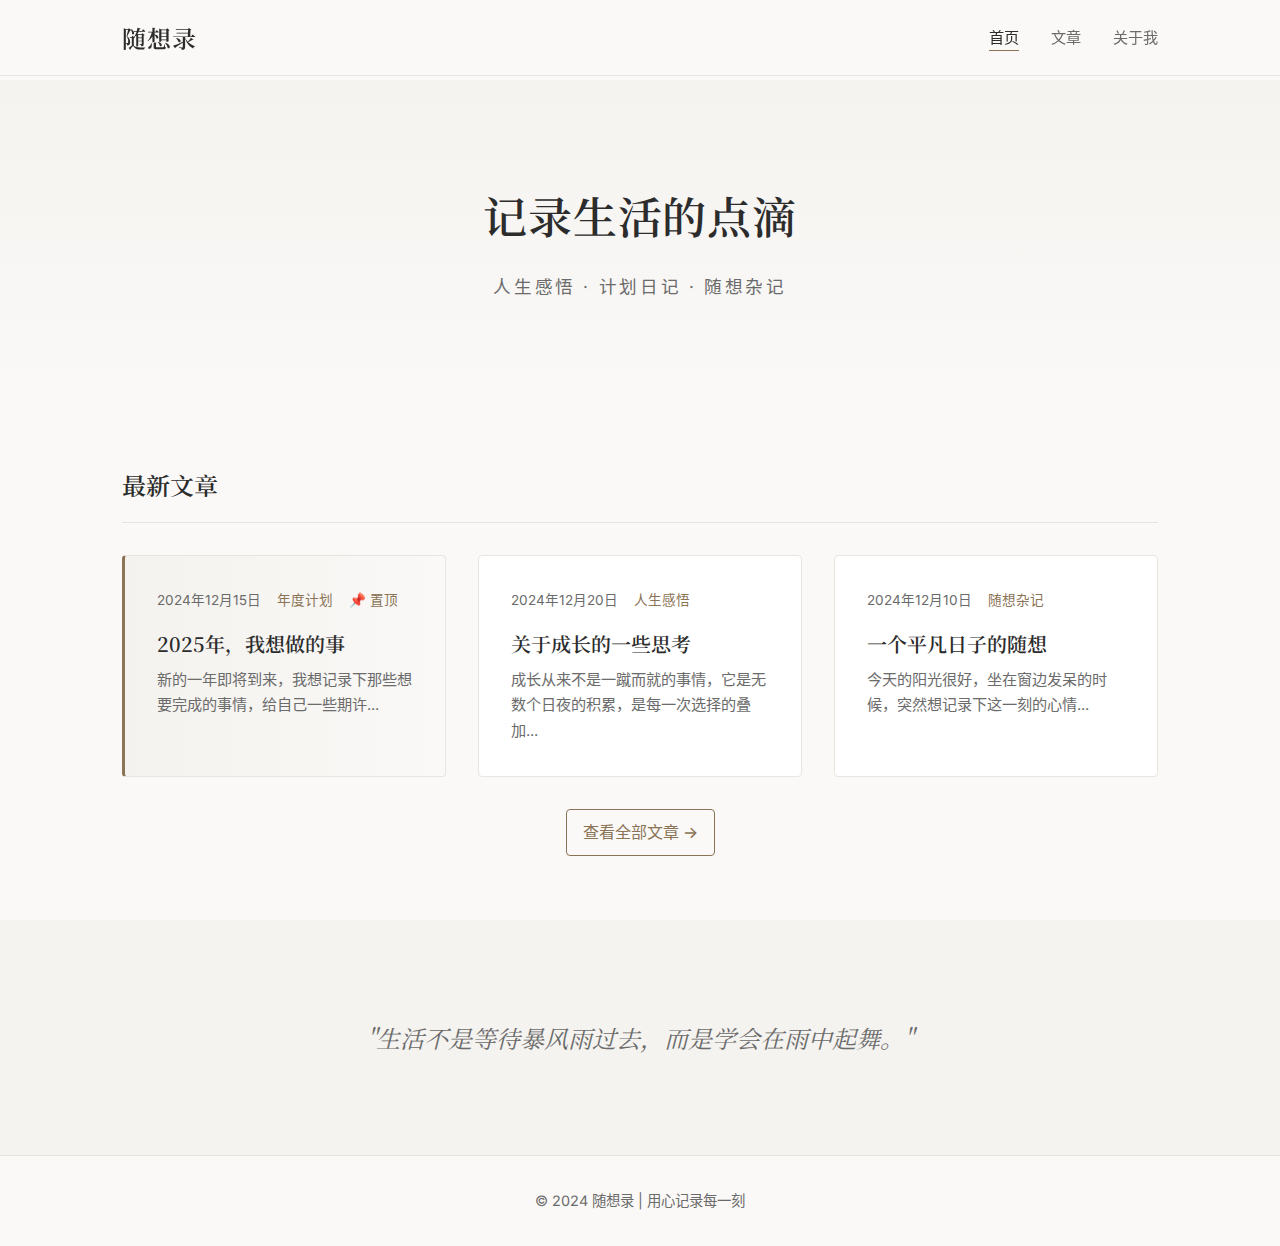
<file: index.html>
<!DOCTYPE html>
<html lang="zh-CN">
<head>
    <meta charset="UTF-8">
    <meta name="viewport" content="width=device-width, initial-scale=1.0">
    <title>我的随想录 | 个人博客</title>
    <link rel="stylesheet" href="css/style.css">
    <link rel="preconnect" href="https://fonts.googleapis.com">
    <link rel="preconnect" href="https://fonts.gstatic.com" crossorigin>
    <link href="https://fonts.googleapis.com/css2?family=Noto+Serif+SC:wght@400;600&family=Inter:wght@300;400;500&display=swap" rel="stylesheet">
</head>
<body>
    <header class="site-header">
        <nav class="nav-container" role="navigation" aria-label="主导航">
            <a href="index.html" class="logo">随想录</a>
            <ul class="nav-links">
                <li><a href="index.html" class="active" aria-current="page">首页</a></li>
                <li><a href="posts.html">文章</a></li>
                <li><a href="about.html">关于我</a></li>
            </ul>
        </nav>
    </header>

    <main class="main-content">
        <section class="hero">
            <div class="hero-content">
                <h1 class="hero-title">记录生活的点滴</h1>
                <p class="hero-subtitle">人生感悟 · 计划日记 · 随想杂记</p>
            </div>
        </section>

        <section class="featured-posts">
            <h2 class="section-title">最新文章</h2>
            <div class="posts-grid">
                <article class="post-card pinned">
                    <div class="post-meta">
                        <span class="post-date">2024年12月15日</span>
                        <span class="post-category">年度计划</span>
                        <span class="post-pinned">📌 置顶</span>
                    </div>
                    <h3 class="post-title">
                        <a href="posts/2025-plans.html">2025年，我想做的事</a>
                    </h3>
                    <p class="post-excerpt">新的一年即将到来，我想记录下那些想要完成的事情，给自己一些期许...</p>
                </article>

                <article class="post-card">
                    <div class="post-meta">
                        <span class="post-date">2024年12月20日</span>
                        <span class="post-category">人生感悟</span>
                        
                    </div>
                    <h3 class="post-title">
                        <a href="posts/reflection-on-growth.html">关于成长的一些思考</a>
                    </h3>
                    <p class="post-excerpt">成长从来不是一蹴而就的事情，它是无数个日夜的积累，是每一次选择的叠加...</p>
                </article>

                <article class="post-card">
                    <div class="post-meta">
                        <span class="post-date">2024年12月10日</span>
                        <span class="post-category">随想杂记</span>
                        
                    </div>
                    <h3 class="post-title">
                        <a href="posts/daily-thoughts.html">一个平凡日子的随想</a>
                    </h3>
                    <p class="post-excerpt">今天的阳光很好，坐在窗边发呆的时候，突然想记录下这一刻的心情...</p>
                </article>
            </div>
            <div class="view-all">
                <a href="posts.html" class="view-all-link">查看全部文章 →</a>
            </div>
        </section>

        <section class="quote-section">
            <blockquote class="featured-quote">
                <p>"生活不是等待暴风雨过去，而是学会在雨中起舞。"</p>
            </blockquote>
        </section>
    </main>

    <footer class="site-footer">
        <div class="footer-content">
            <p>© 2024 随想录 | 用心记录每一刻</p>
        </div>
    </footer>
</body>
</html>
</file>
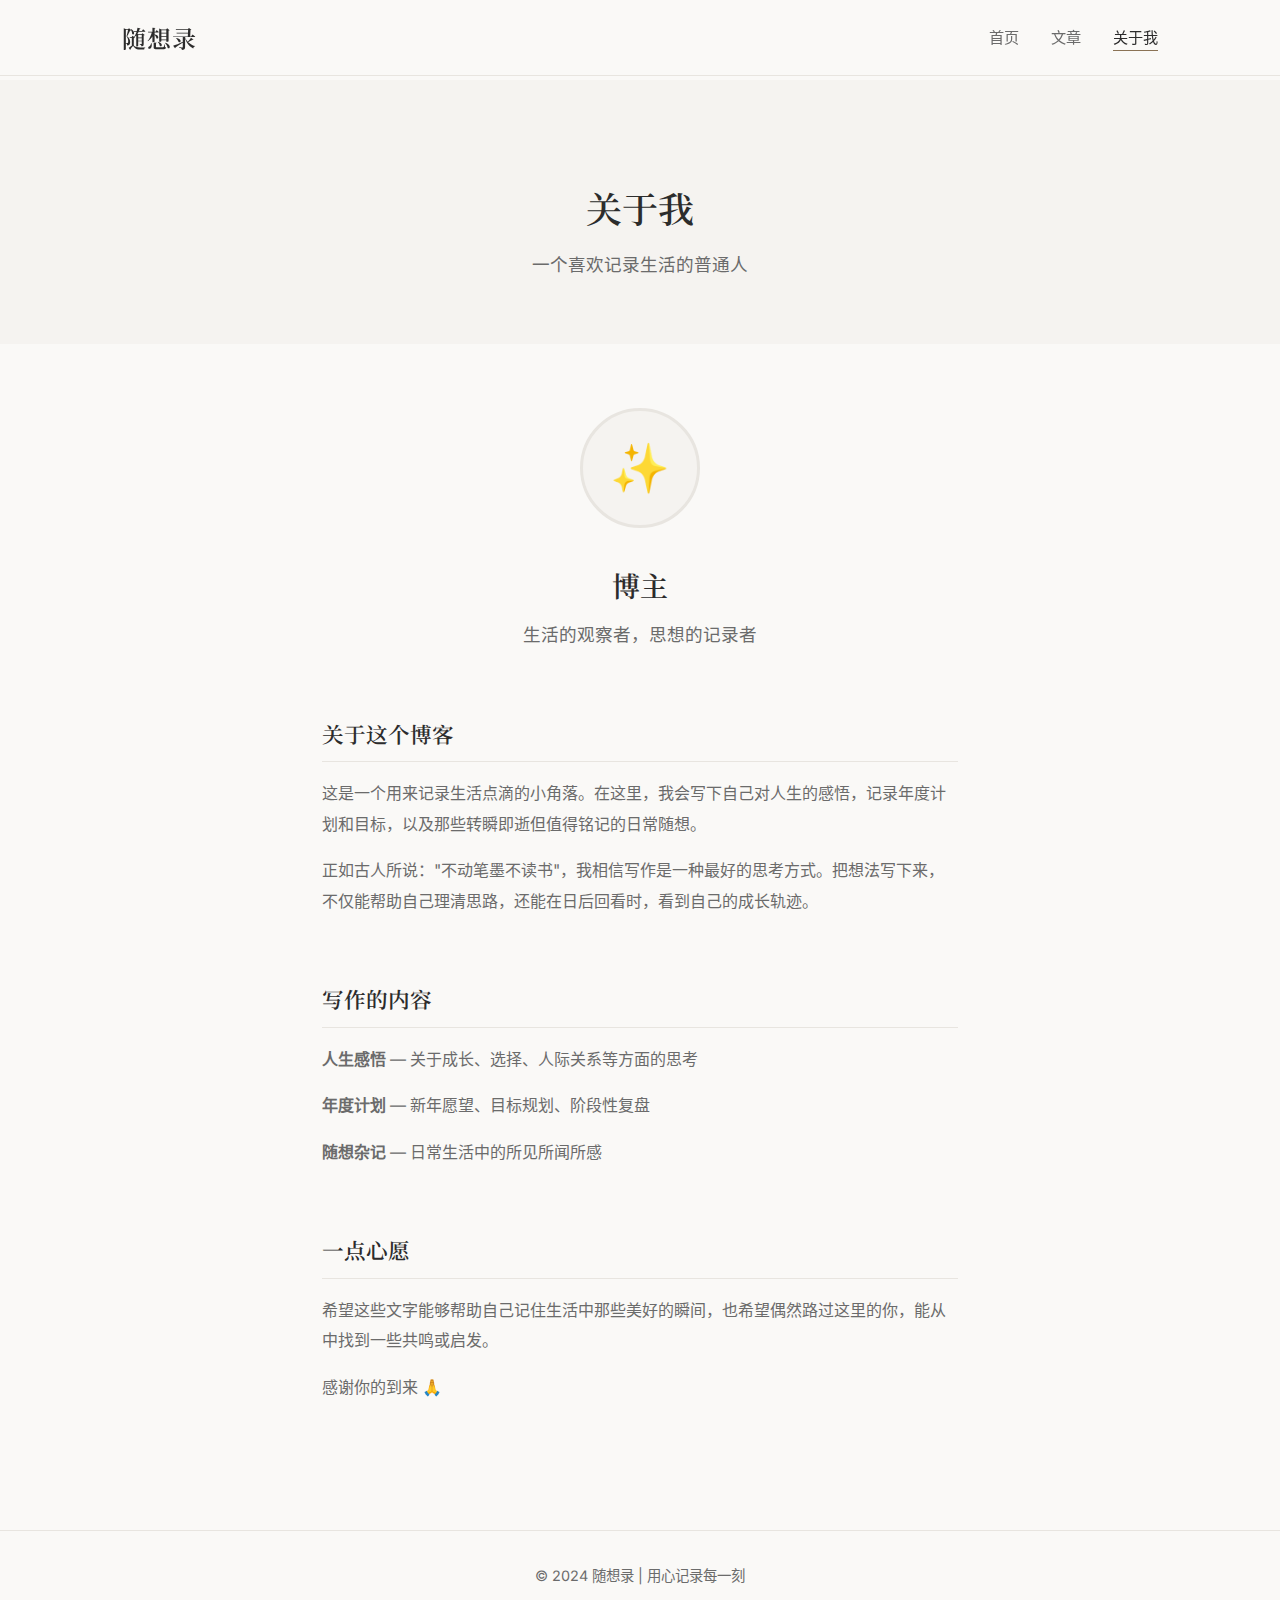
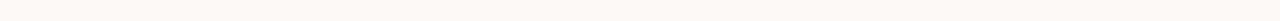
<file: about.html>
<!DOCTYPE html>
<html lang="zh-CN">
<head>
    <meta charset="UTF-8">
    <meta name="viewport" content="width=device-width, initial-scale=1.0">
    <title>关于我 | 随想录</title>
    <link rel="stylesheet" href="css/style.css">
    <link rel="preconnect" href="https://fonts.googleapis.com">
    <link rel="preconnect" href="https://fonts.gstatic.com" crossorigin>
    <link href="https://fonts.googleapis.com/css2?family=Noto+Serif+SC:wght@400;600&family=Inter:wght@300;400;500&display=swap" rel="stylesheet">
</head>
<body>
    <header class="site-header">
        <nav class="nav-container" role="navigation" aria-label="主导航">
            <a href="index.html" class="logo">随想录</a>
            <ul class="nav-links">
                <li><a href="index.html">首页</a></li>
                <li><a href="posts.html">文章</a></li>
                <li><a href="about.html" class="active" aria-current="page">关于我</a></li>
            </ul>
        </nav>
    </header>

    <main class="main-content">
        <section class="page-header">
            <h1 class="page-title">关于我</h1>
            <p class="page-description">一个喜欢记录生活的普通人</p>
        </section>

        <section class="about-content">
            <div class="about-intro">
                <div class="about-avatar" aria-hidden="true">✨</div>
                <h2 class="about-name">博主</h2>
                <p class="about-tagline">生活的观察者，思想的记录者</p>
            </div>

            <div class="about-section">
                <h2>关于这个博客</h2>
                <p>这是一个用来记录生活点滴的小角落。在这里，我会写下自己对人生的感悟，记录年度计划和目标，以及那些转瞬即逝但值得铭记的日常随想。</p>
                <p>正如古人所说："不动笔墨不读书"，我相信写作是一种最好的思考方式。把想法写下来，不仅能帮助自己理清思路，还能在日后回看时，看到自己的成长轨迹。</p>
            </div>

            <div class="about-section">
                <h2>写作的内容</h2>
                <p><strong>人生感悟</strong> — 关于成长、选择、人际关系等方面的思考</p>
                <p><strong>年度计划</strong> — 新年愿望、目标规划、阶段性复盘</p>
                <p><strong>随想杂记</strong> — 日常生活中的所见所闻所感</p>
            </div>

            <div class="about-section">
                <h2>一点心愿</h2>
                <p>希望这些文字能够帮助自己记住生活中那些美好的瞬间，也希望偶然路过这里的你，能从中找到一些共鸣或启发。</p>
                <p>感谢你的到来 🙏</p>
            </div>
        </section>
    </main>

    <footer class="site-footer">
        <div class="footer-content">
            <p>© 2024 随想录 | 用心记录每一刻</p>
        </div>
    </footer>
</body>
</html>
</file>
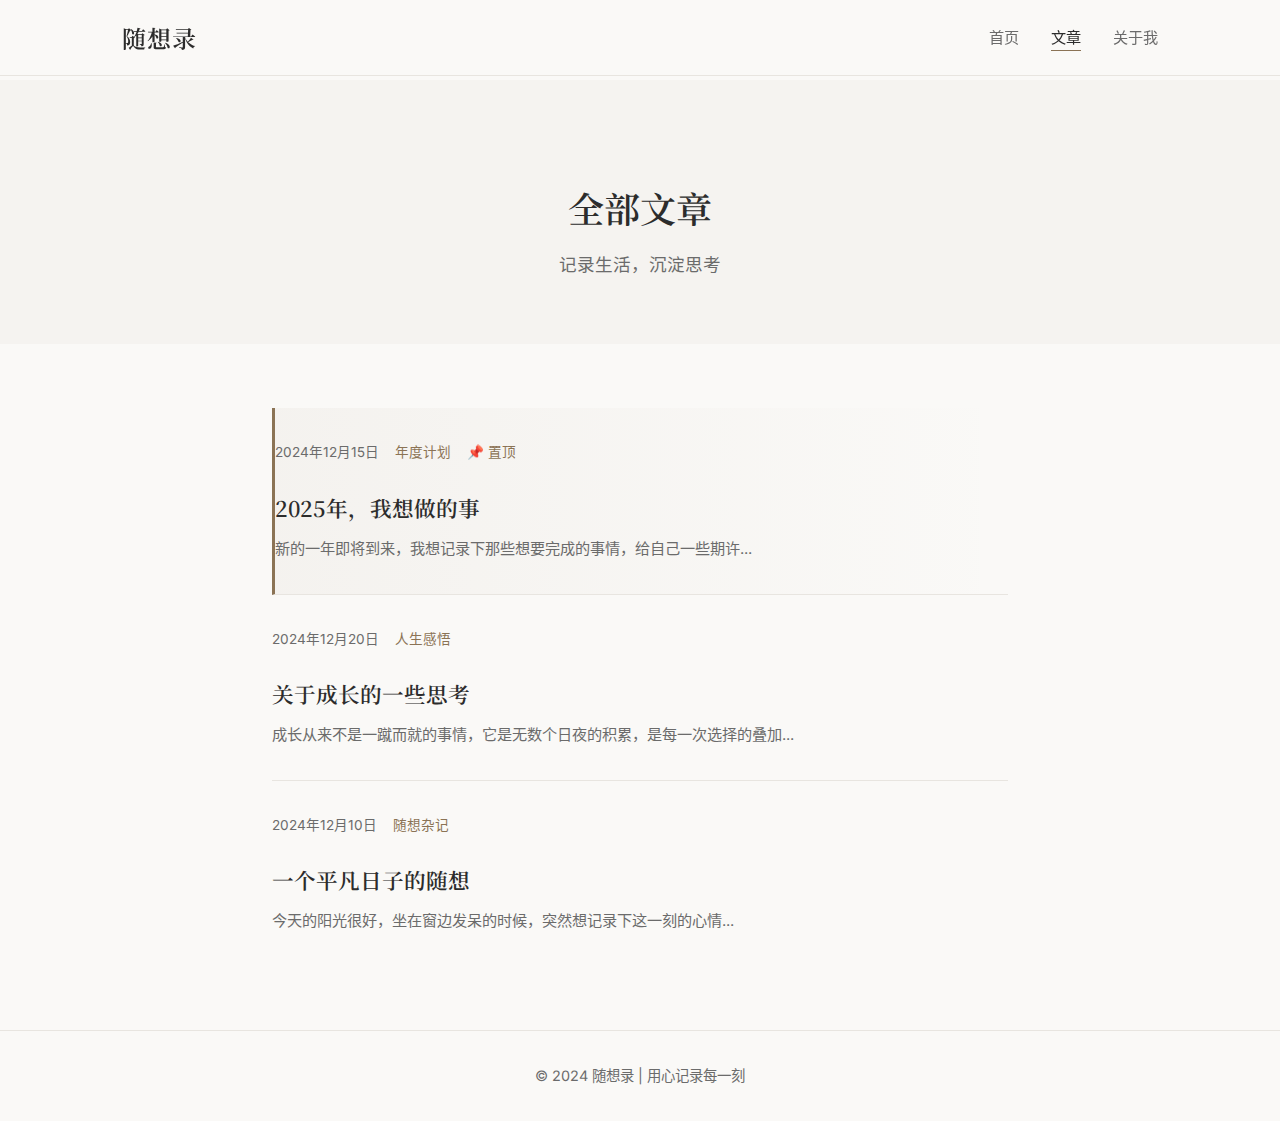
<file: posts.html>
<!DOCTYPE html>
<html lang="zh-CN">
<head>
    <meta charset="UTF-8">
    <meta name="viewport" content="width=device-width, initial-scale=1.0">
    <title>全部文章 | 随想录</title>
    <link rel="stylesheet" href="css/style.css">
    <link rel="preconnect" href="https://fonts.googleapis.com">
    <link rel="preconnect" href="https://fonts.gstatic.com" crossorigin>
    <link href="https://fonts.googleapis.com/css2?family=Noto+Serif+SC:wght@400;600&family=Inter:wght@300;400;500&display=swap" rel="stylesheet">
</head>
<body>
    <header class="site-header">
        <nav class="nav-container" role="navigation" aria-label="主导航">
            <a href="index.html" class="logo">随想录</a>
            <ul class="nav-links">
                <li><a href="index.html">首页</a></li>
                <li><a href="posts.html" class="active" aria-current="page">文章</a></li>
                <li><a href="about.html">关于我</a></li>
            </ul>
        </nav>
    </header>

    <main class="main-content">
        <section class="page-header">
            <h1 class="page-title">全部文章</h1>
            <p class="page-description">记录生活，沉淀思考</p>
        </section>

        <section class="posts-list">
            <article class="post-list-item pinned">
                <div class="post-meta">
                    <span class="post-date">2024年12月15日</span>
                    <span class="post-category">年度计划</span>
                    <span class="post-pinned">📌 置顶</span>
                </div>
                <h2 class="post-list-title">
                    <a href="posts/2025-plans.html">2025年，我想做的事</a>
                </h2>
                <p class="post-excerpt">新的一年即将到来，我想记录下那些想要完成的事情，给自己一些期许...</p>
            </article>

            <article class="post-list-item">
                <div class="post-meta">
                    <span class="post-date">2024年12月20日</span>
                    <span class="post-category">人生感悟</span>
                    
                </div>
                <h2 class="post-list-title">
                    <a href="posts/reflection-on-growth.html">关于成长的一些思考</a>
                </h2>
                <p class="post-excerpt">成长从来不是一蹴而就的事情，它是无数个日夜的积累，是每一次选择的叠加...</p>
            </article>

            <article class="post-list-item">
                <div class="post-meta">
                    <span class="post-date">2024年12月10日</span>
                    <span class="post-category">随想杂记</span>
                    
                </div>
                <h2 class="post-list-title">
                    <a href="posts/daily-thoughts.html">一个平凡日子的随想</a>
                </h2>
                <p class="post-excerpt">今天的阳光很好，坐在窗边发呆的时候，突然想记录下这一刻的心情...</p>
            </article>
        </section>
    </main>

    <footer class="site-footer">
        <div class="footer-content">
            <p>© 2024 随想录 | 用心记录每一刻</p>
        </div>
    </footer>
</body>
</html>
</file>
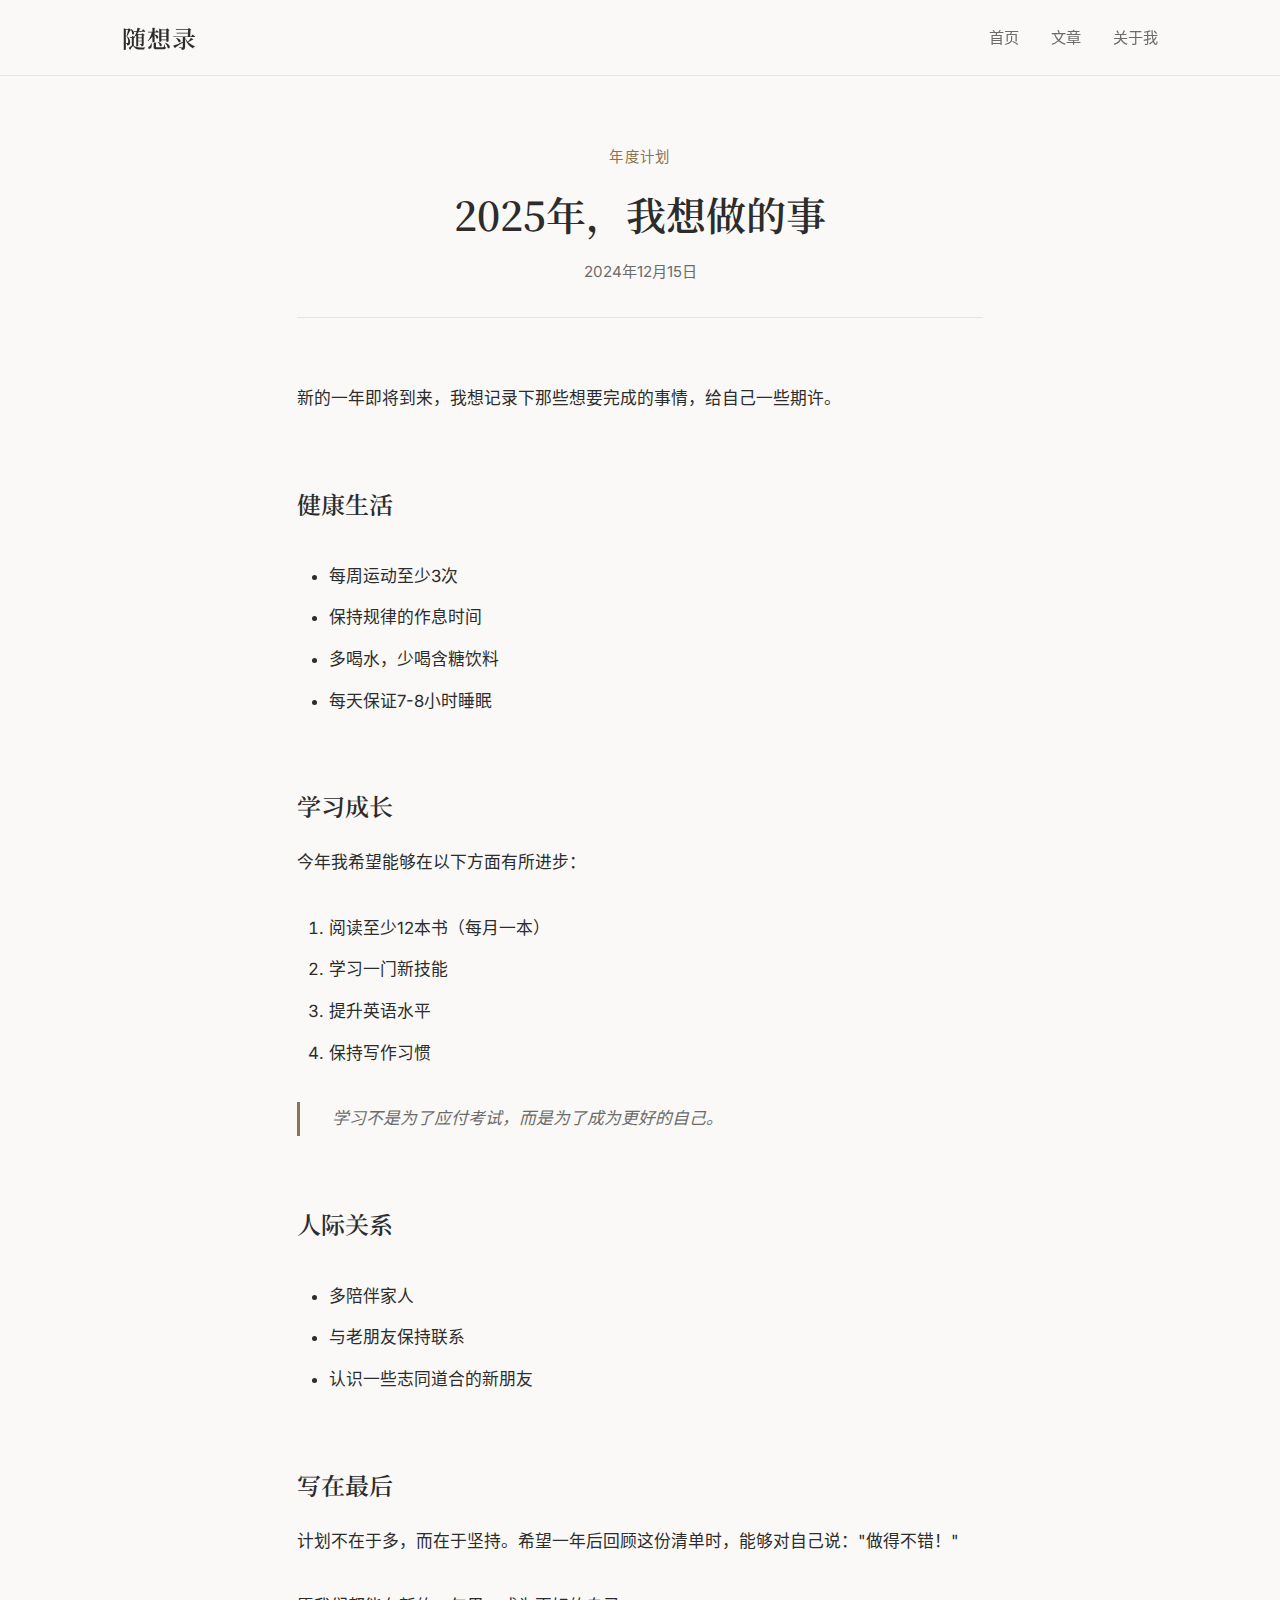
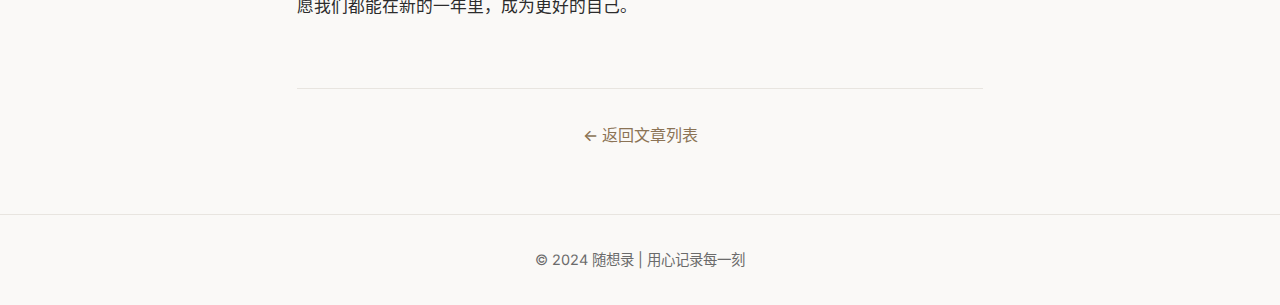
<file: posts/2025-plans.html>
<!DOCTYPE html>
<html lang="zh-CN">
<head>
    <meta charset="UTF-8">
    <meta name="viewport" content="width=device-width, initial-scale=1.0">
    <title>2025年，我想做的事 | 随想录</title>
    <link rel="stylesheet" href="../css/style.css">
    <link rel="preconnect" href="https://fonts.googleapis.com">
    <link rel="preconnect" href="https://fonts.gstatic.com" crossorigin>
    <link href="https://fonts.googleapis.com/css2?family=Noto+Serif+SC:wght@400;600&family=Inter:wght@300;400;500&display=swap" rel="stylesheet">
</head>
<body>
    <header class="site-header">
        <nav class="nav-container" role="navigation" aria-label="主导航">
            <a href="../index.html" class="logo">随想录</a>
            <ul class="nav-links">
                <li><a href="../index.html">首页</a></li>
                <li><a href="../posts.html">文章</a></li>
                <li><a href="../about.html">关于我</a></li>
            </ul>
        </nav>
    </header>

    <main class="main-content">
        <article class="article-container">
            <header class="article-header">
                <p class="article-category">年度计划</p>
                <h1 class="article-title">2025年，我想做的事</h1>
                <p class="article-date">2024年12月15日</p>
            </header>

            <div class="article-content">
                <p>新的一年即将到来，我想记录下那些想要完成的事情，给自己一些期许。</p>

<h2>健康生活</h2>

<ul>
<li>每周运动至少3次</li>
<li>保持规律的作息时间</li>
<li>多喝水，少喝含糖饮料</li>
<li>每天保证7-8小时睡眠</li>
</ul>

<h2>学习成长</h2>

<p>今年我希望能够在以下方面有所进步：</p>

<ol>
<li>阅读至少12本书（每月一本）</li>
<li>学习一门新技能</li>
<li>提升英语水平</li>
<li>保持写作习惯</li>
</ol>

<blockquote><p>学习不是为了应付考试，而是为了成为更好的自己。</p></blockquote>

<h2>人际关系</h2>

<ul>
<li>多陪伴家人</li>
<li>与老朋友保持联系</li>
<li>认识一些志同道合的新朋友</li>
</ul>

<h2>写在最后</h2>

<p>计划不在于多，而在于坚持。希望一年后回顾这份清单时，能够对自己说："做得不错！"</p>

<p>愿我们都能在新的一年里，成为更好的自己。</p>
            </div>

            <footer class="article-footer">
                <a href="../posts.html" class="back-link">← 返回文章列表</a>
            </footer>
        </article>
    </main>

    <footer class="site-footer">
        <div class="footer-content">
            <p>© 2024 随想录 | 用心记录每一刻</p>
        </div>
    </footer>
</body>
</html>
</file>
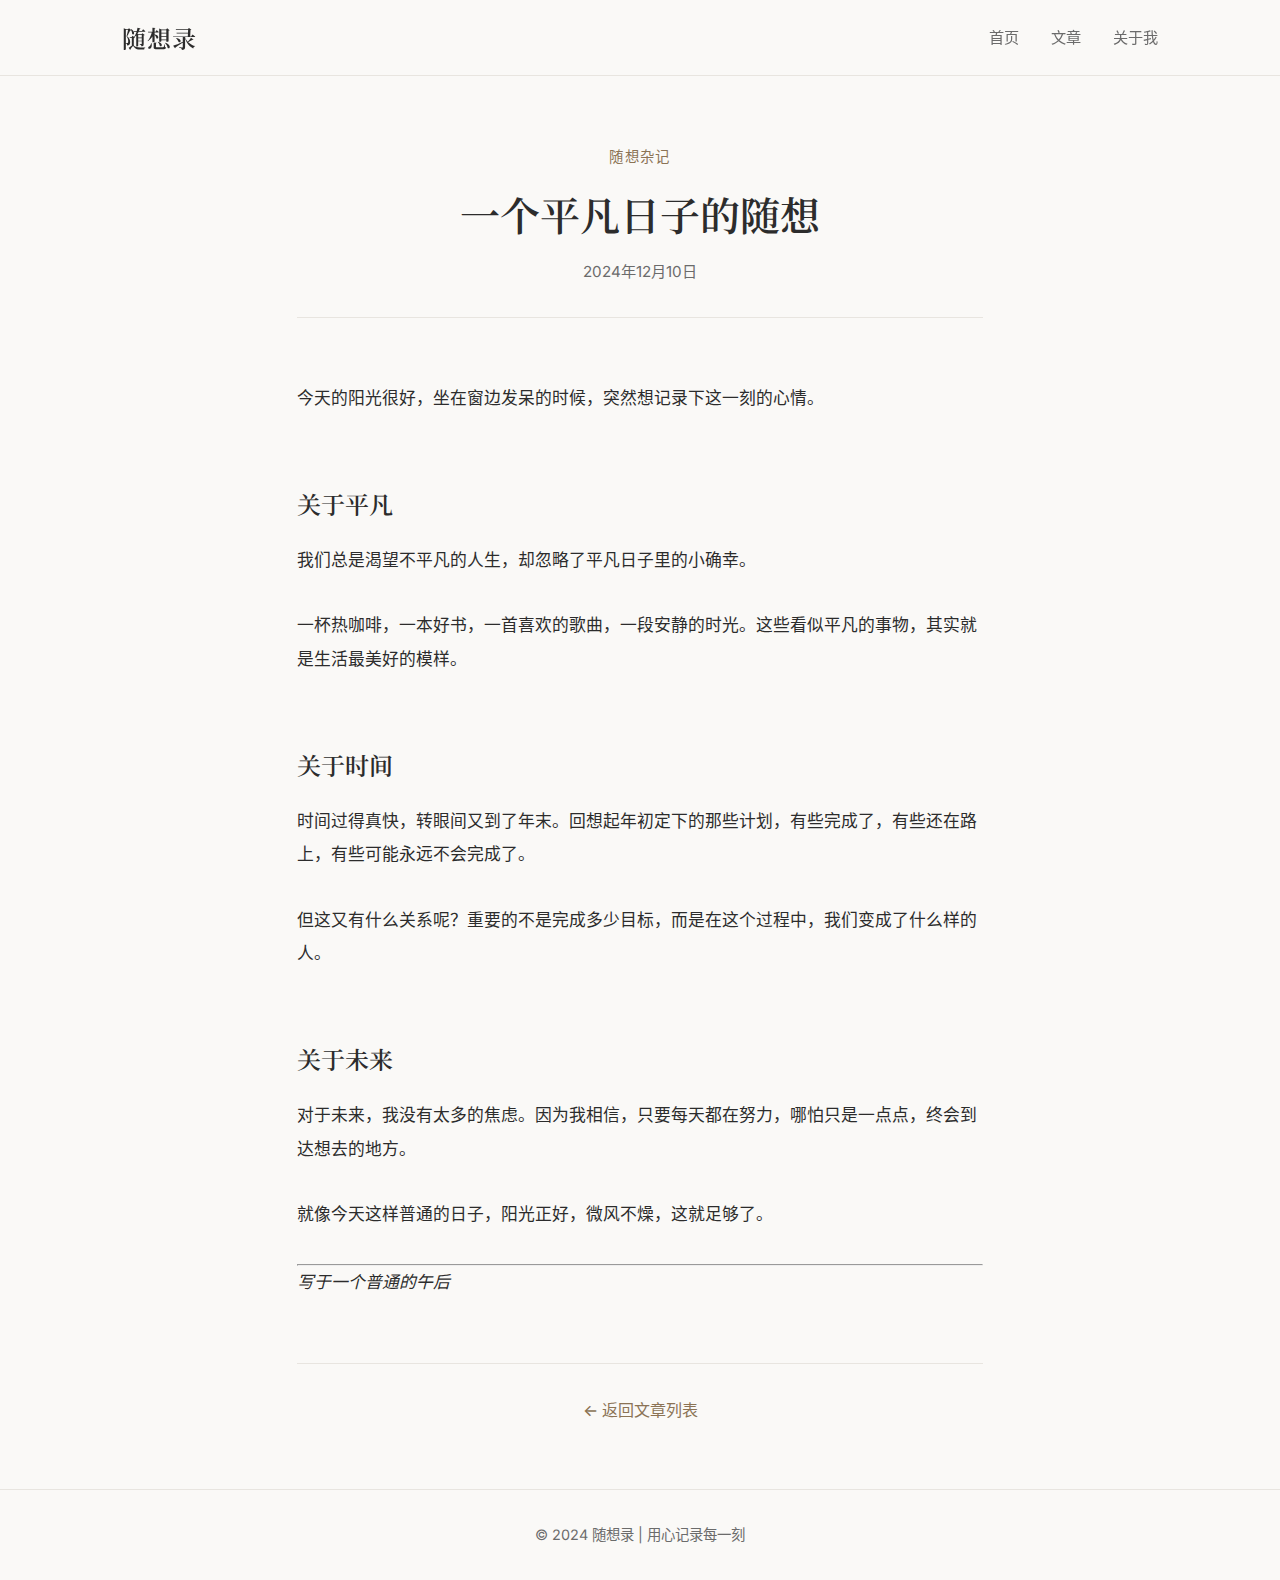
<file: posts/daily-thoughts.html>
<!DOCTYPE html>
<html lang="zh-CN">
<head>
    <meta charset="UTF-8">
    <meta name="viewport" content="width=device-width, initial-scale=1.0">
    <title>一个平凡日子的随想 | 随想录</title>
    <link rel="stylesheet" href="../css/style.css">
    <link rel="preconnect" href="https://fonts.googleapis.com">
    <link rel="preconnect" href="https://fonts.gstatic.com" crossorigin>
    <link href="https://fonts.googleapis.com/css2?family=Noto+Serif+SC:wght@400;600&family=Inter:wght@300;400;500&display=swap" rel="stylesheet">
</head>
<body>
    <header class="site-header">
        <nav class="nav-container" role="navigation" aria-label="主导航">
            <a href="../index.html" class="logo">随想录</a>
            <ul class="nav-links">
                <li><a href="../index.html">首页</a></li>
                <li><a href="../posts.html">文章</a></li>
                <li><a href="../about.html">关于我</a></li>
            </ul>
        </nav>
    </header>

    <main class="main-content">
        <article class="article-container">
            <header class="article-header">
                <p class="article-category">随想杂记</p>
                <h1 class="article-title">一个平凡日子的随想</h1>
                <p class="article-date">2024年12月10日</p>
            </header>

            <div class="article-content">
                <p>今天的阳光很好，坐在窗边发呆的时候，突然想记录下这一刻的心情。</p>

<h2>关于平凡</h2>

<p>我们总是渴望不平凡的人生，却忽略了平凡日子里的小确幸。</p>

<p>一杯热咖啡，一本好书，一首喜欢的歌曲，一段安静的时光。这些看似平凡的事物，其实就是生活最美好的模样。</p>

<h2>关于时间</h2>

<p>时间过得真快，转眼间又到了年末。回想起年初定下的那些计划，有些完成了，有些还在路上，有些可能永远不会完成了。</p>

<p>但这又有什么关系呢？重要的不是完成多少目标，而是在这个过程中，我们变成了什么样的人。</p>

<h2>关于未来</h2>

<p>对于未来，我没有太多的焦虑。因为我相信，只要每天都在努力，哪怕只是一点点，终会到达想去的地方。</p>

<p>就像今天这样普通的日子，阳光正好，微风不燥，这就足够了。</p>

<hr>

<p><em>写于一个普通的午后</em></p>
            </div>

            <footer class="article-footer">
                <a href="../posts.html" class="back-link">← 返回文章列表</a>
            </footer>
        </article>
    </main>

    <footer class="site-footer">
        <div class="footer-content">
            <p>© 2024 随想录 | 用心记录每一刻</p>
        </div>
    </footer>
</body>
</html>
</file>
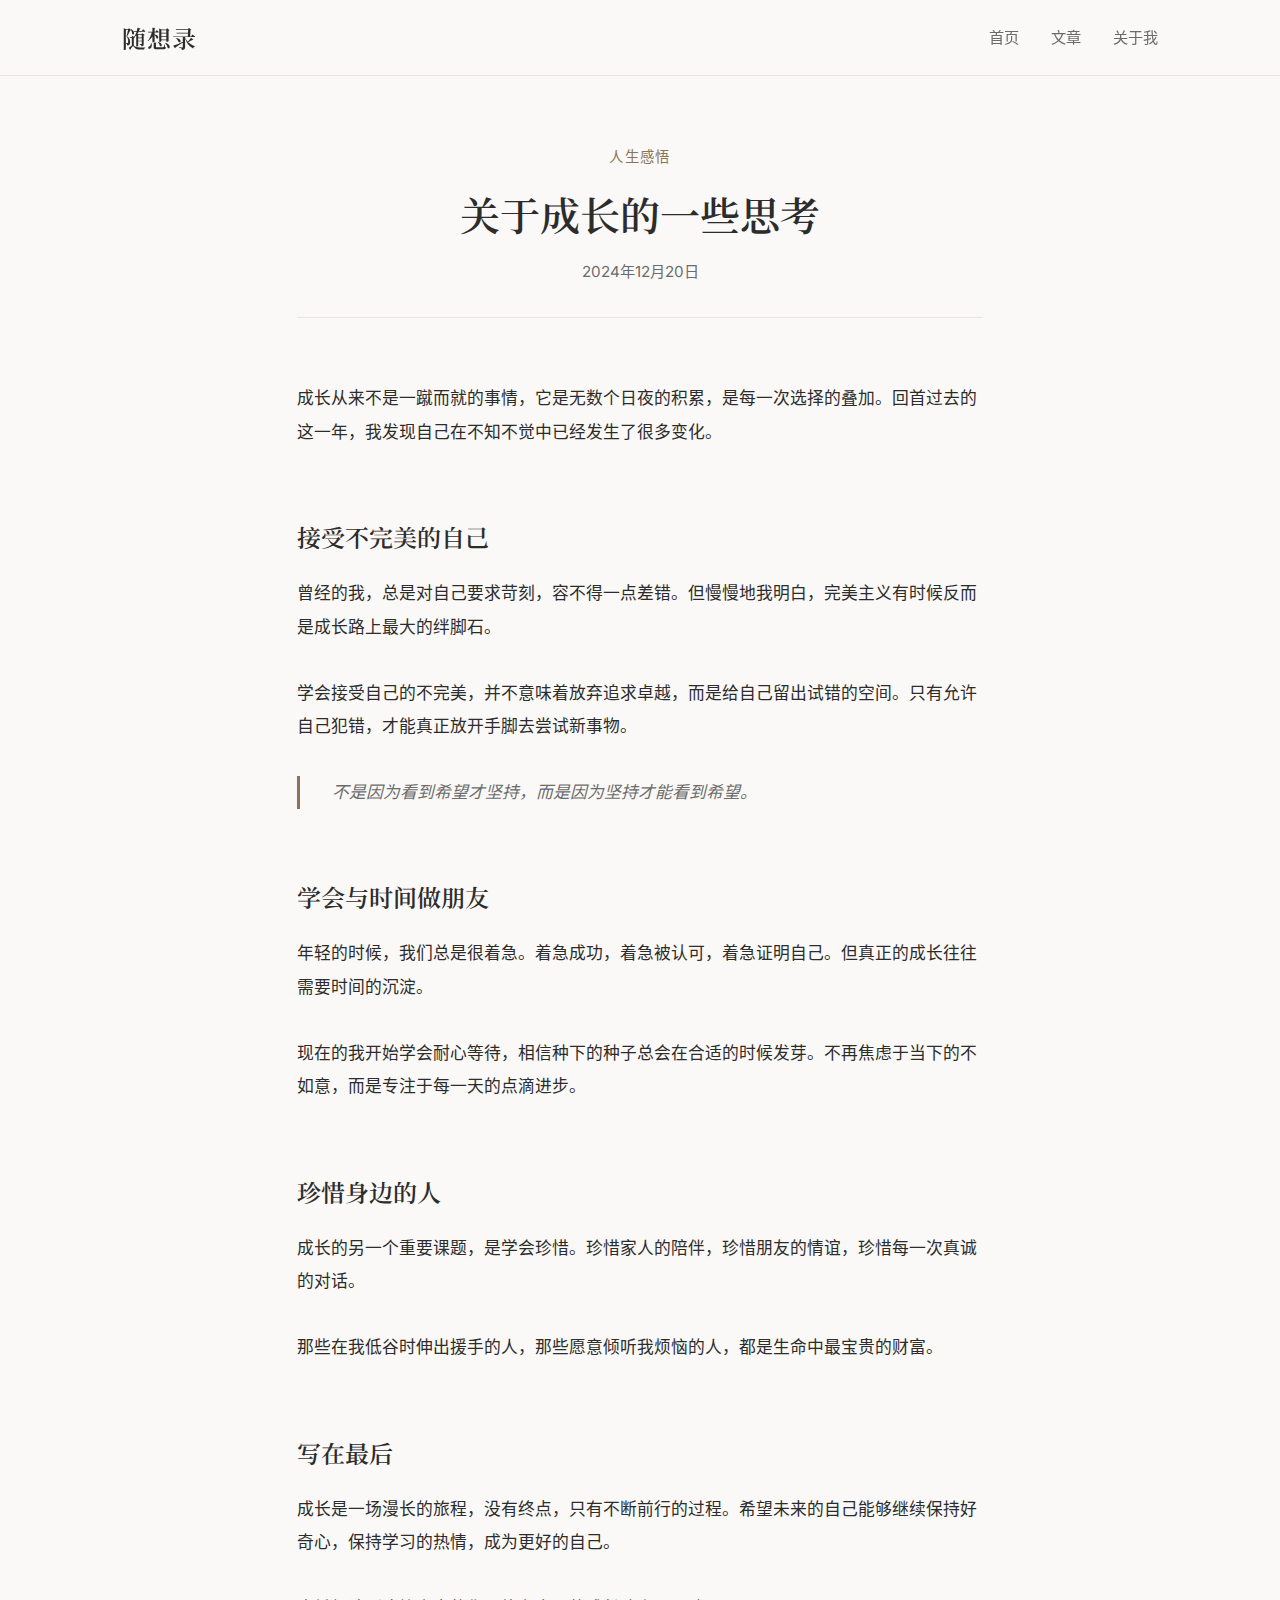
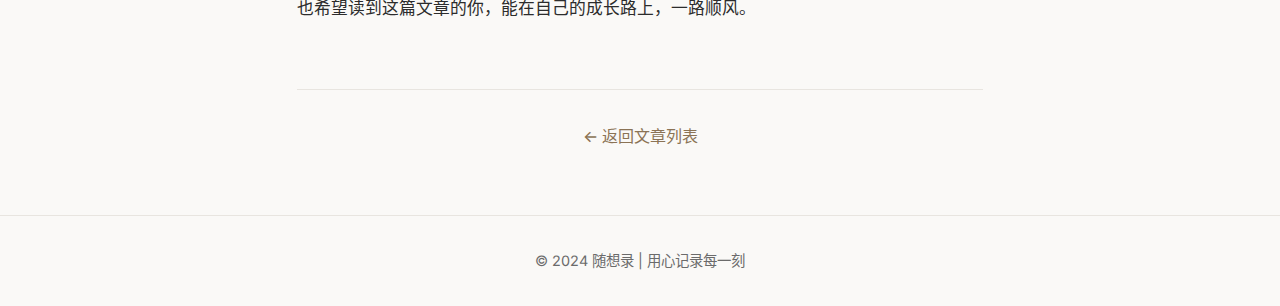
<file: posts/reflection-on-growth.html>
<!DOCTYPE html>
<html lang="zh-CN">
<head>
    <meta charset="UTF-8">
    <meta name="viewport" content="width=device-width, initial-scale=1.0">
    <title>关于成长的一些思考 | 随想录</title>
    <link rel="stylesheet" href="../css/style.css">
    <link rel="preconnect" href="https://fonts.googleapis.com">
    <link rel="preconnect" href="https://fonts.gstatic.com" crossorigin>
    <link href="https://fonts.googleapis.com/css2?family=Noto+Serif+SC:wght@400;600&family=Inter:wght@300;400;500&display=swap" rel="stylesheet">
</head>
<body>
    <header class="site-header">
        <nav class="nav-container" role="navigation" aria-label="主导航">
            <a href="../index.html" class="logo">随想录</a>
            <ul class="nav-links">
                <li><a href="../index.html">首页</a></li>
                <li><a href="../posts.html">文章</a></li>
                <li><a href="../about.html">关于我</a></li>
            </ul>
        </nav>
    </header>

    <main class="main-content">
        <article class="article-container">
            <header class="article-header">
                <p class="article-category">人生感悟</p>
                <h1 class="article-title">关于成长的一些思考</h1>
                <p class="article-date">2024年12月20日</p>
            </header>

            <div class="article-content">
                <p>成长从来不是一蹴而就的事情，它是无数个日夜的积累，是每一次选择的叠加。回首过去的这一年，我发现自己在不知不觉中已经发生了很多变化。</p>

<h2>接受不完美的自己</h2>

<p>曾经的我，总是对自己要求苛刻，容不得一点差错。但慢慢地我明白，完美主义有时候反而是成长路上最大的绊脚石。</p>

<p>学会接受自己的不完美，并不意味着放弃追求卓越，而是给自己留出试错的空间。只有允许自己犯错，才能真正放开手脚去尝试新事物。</p>

<blockquote><p>不是因为看到希望才坚持，而是因为坚持才能看到希望。</p></blockquote>

<h2>学会与时间做朋友</h2>

<p>年轻的时候，我们总是很着急。着急成功，着急被认可，着急证明自己。但真正的成长往往需要时间的沉淀。</p>

<p>现在的我开始学会耐心等待，相信种下的种子总会在合适的时候发芽。不再焦虑于当下的不如意，而是专注于每一天的点滴进步。</p>

<h2>珍惜身边的人</h2>

<p>成长的另一个重要课题，是学会珍惜。珍惜家人的陪伴，珍惜朋友的情谊，珍惜每一次真诚的对话。</p>

<p>那些在我低谷时伸出援手的人，那些愿意倾听我烦恼的人，都是生命中最宝贵的财富。</p>

<h2>写在最后</h2>

<p>成长是一场漫长的旅程，没有终点，只有不断前行的过程。希望未来的自己能够继续保持好奇心，保持学习的热情，成为更好的自己。</p>

<p>也希望读到这篇文章的你，能在自己的成长路上，一路顺风。</p>
            </div>

            <footer class="article-footer">
                <a href="../posts.html" class="back-link">← 返回文章列表</a>
            </footer>
        </article>
    </main>

    <footer class="site-footer">
        <div class="footer-content">
            <p>© 2024 随想录 | 用心记录每一刻</p>
        </div>
    </footer>
</body>
</html>
</file>
<file: css/style.css>
/* ============================================
   随想录 - 个人博客样式表
   简约、舒适、高级的视觉风格
   ============================================ */

/* CSS 变量 - 颜色和主题 */
:root {
    /* 主色调 - 温暖的中性色 */
    --color-bg: #faf9f7;
    --color-bg-alt: #f5f3f0;
    --color-text: #2c2c2c;
    --color-text-secondary: #6b6b6b;
    --color-accent: #8b7355;
    --color-accent-hover: #6d5a44;
    --color-border: #e8e5e0;
    --color-card-bg: #ffffff;
    
    /* 字体 - 使用系统中文字体作为回退 */
    --font-serif: 'Noto Serif SC', 'Songti SC', 'STSong', 'SimSun', 'Microsoft YaHei', serif;
    --font-sans: 'Inter', -apple-system, BlinkMacSystemFont, 'PingFang SC', 'Hiragino Sans GB', 'Microsoft YaHei', 'WenQuanYi Micro Hei', sans-serif;
    
    /* 间距 */
    --spacing-xs: 0.5rem;
    --spacing-sm: 1rem;
    --spacing-md: 2rem;
    --spacing-lg: 4rem;
    --spacing-xl: 6rem;
    
    /* 其他 */
    --border-radius: 4px;
    --transition: 0.3s ease;
    --max-width: 1100px;
}

/* 重置和基础样式 */
*, *::before, *::after {
    margin: 0;
    padding: 0;
    box-sizing: border-box;
}

html {
    scroll-behavior: smooth;
}

@media (prefers-reduced-motion: reduce) {
    html {
        scroll-behavior: auto;
    }
}

body {
    font-family: var(--font-sans);
    background-color: var(--color-bg);
    color: var(--color-text);
    line-height: 1.8;
    font-size: 16px;
    -webkit-font-smoothing: antialiased;
    -moz-osx-font-smoothing: grayscale;
}

a {
    color: inherit;
    text-decoration: none;
    transition: color var(--transition);
}

a:hover {
    color: var(--color-accent);
}

img {
    max-width: 100%;
    height: auto;
}

/* ============================================
   导航栏
   ============================================ */
.site-header {
    position: fixed;
    top: 0;
    left: 0;
    right: 0;
    background: rgba(250, 249, 247, 0.98);
    backdrop-filter: blur(10px);
    -webkit-backdrop-filter: blur(10px);
    border-bottom: 1px solid var(--color-border);
    z-index: 1000;
}

.nav-container {
    max-width: var(--max-width);
    margin: 0 auto;
    padding: var(--spacing-sm) var(--spacing-md);
    display: flex;
    justify-content: space-between;
    align-items: center;
}

.logo {
    font-family: var(--font-serif);
    font-size: 1.5rem;
    font-weight: 600;
    color: var(--color-text);
    letter-spacing: 0.05em;
}

.nav-links {
    list-style: none;
    display: flex;
    gap: var(--spacing-md);
}

.nav-links a {
    font-size: 0.95rem;
    color: var(--color-text-secondary);
    position: relative;
    padding: 0.25rem 0;
}

.nav-links a::after {
    content: '';
    position: absolute;
    bottom: 0;
    left: 0;
    width: 0;
    height: 1px;
    background-color: var(--color-accent);
    transition: width var(--transition);
}

.nav-links a:hover::after,
.nav-links a.active::after {
    width: 100%;
}

.nav-links a.active {
    color: var(--color-text);
}

/* ============================================
   主内容区域
   ============================================ */
.main-content {
    padding-top: 80px;
    min-height: 100vh;
}

/* Hero 区域 */
.hero {
    padding: var(--spacing-xl) var(--spacing-md);
    text-align: center;
    background: linear-gradient(180deg, var(--color-bg-alt) 0%, var(--color-bg) 100%);
}

.hero-content {
    max-width: 700px;
    margin: 0 auto;
}

.hero-title {
    font-family: var(--font-serif);
    font-size: 2.75rem;
    font-weight: 600;
    margin-bottom: var(--spacing-sm);
    letter-spacing: 0.02em;
    color: var(--color-text);
}

.hero-subtitle {
    font-size: 1.1rem;
    color: var(--color-text-secondary);
    letter-spacing: 0.15em;
}

/* ============================================
   文章列表
   ============================================ */
.featured-posts {
    max-width: var(--max-width);
    margin: 0 auto;
    padding: var(--spacing-lg) var(--spacing-md);
}

.section-title {
    font-family: var(--font-serif);
    font-size: 1.5rem;
    font-weight: 600;
    margin-bottom: var(--spacing-md);
    padding-bottom: var(--spacing-sm);
    border-bottom: 1px solid var(--color-border);
}

.posts-grid {
    display: grid;
    grid-template-columns: repeat(auto-fill, minmax(320px, 1fr));
    gap: var(--spacing-md);
}

.post-card {
    background: var(--color-card-bg);
    padding: var(--spacing-md);
    border-radius: var(--border-radius);
    border: 1px solid var(--color-border);
    transition: box-shadow var(--transition), transform var(--transition);
}

.post-card:hover {
    box-shadow: 0 8px 30px rgba(0, 0, 0, 0.06);
    transform: translateY(-2px);
}

.post-meta {
    display: flex;
    align-items: center;
    gap: var(--spacing-sm);
    margin-bottom: var(--spacing-sm);
    font-size: 0.85rem;
    color: var(--color-text-secondary);
}

.post-category {
    color: var(--color-accent);
    font-weight: 500;
}

.post-pinned {
    color: var(--color-accent);
    font-weight: 500;
    font-size: 0.85rem;
}

.post-card.pinned,
.post-list-item.pinned {
    border-left: 3px solid var(--color-accent);
    background: linear-gradient(to right, rgba(139, 115, 85, 0.05), transparent);
}

.post-title {
    font-family: var(--font-serif);
    font-size: 1.25rem;
    font-weight: 600;
    margin-bottom: var(--spacing-xs);
    line-height: 1.5;
}

.post-title a:hover {
    color: var(--color-accent);
}

.post-excerpt {
    font-size: 0.95rem;
    color: var(--color-text-secondary);
    line-height: 1.7;
}

.view-all {
    text-align: center;
    margin-top: var(--spacing-md);
}

.view-all-link {
    display: inline-block;
    color: var(--color-accent);
    font-weight: 500;
    padding: var(--spacing-xs) var(--spacing-sm);
    border: 1px solid var(--color-accent);
    border-radius: var(--border-radius);
    transition: all var(--transition);
}

.view-all-link:hover {
    background: var(--color-accent);
    color: white;
}

/* ============================================
   引用区域
   ============================================ */
.quote-section {
    padding: var(--spacing-xl) var(--spacing-md);
    background: var(--color-bg-alt);
    text-align: center;
}

.featured-quote {
    max-width: 700px;
    margin: 0 auto;
}

.featured-quote p {
    font-family: var(--font-serif);
    font-size: 1.5rem;
    font-style: italic;
    color: var(--color-text-secondary);
    line-height: 1.8;
}

/* ============================================
   页脚
   ============================================ */
.site-footer {
    background: var(--color-bg);
    border-top: 1px solid var(--color-border);
    padding: var(--spacing-md);
    text-align: center;
}

.footer-content p {
    font-size: 0.9rem;
    color: var(--color-text-secondary);
}

/* ============================================
   文章列表页面
   ============================================ */
.page-header {
    text-align: center;
    padding: var(--spacing-xl) var(--spacing-md) var(--spacing-lg);
    background: var(--color-bg-alt);
}

.page-title {
    font-family: var(--font-serif);
    font-size: 2.25rem;
    font-weight: 600;
    margin-bottom: var(--spacing-xs);
}

.page-description {
    color: var(--color-text-secondary);
    font-size: 1.1rem;
}

.posts-list {
    max-width: 800px;
    margin: 0 auto;
    padding: var(--spacing-lg) var(--spacing-md);
}

.post-list-item {
    padding: var(--spacing-md) 0;
    border-bottom: 1px solid var(--color-border);
    display: flex;
    flex-direction: column;
    gap: var(--spacing-xs);
}

.post-list-item:last-child {
    border-bottom: none;
}

.post-list-title {
    font-family: var(--font-serif);
    font-size: 1.35rem;
    font-weight: 600;
}

.post-list-title a:hover {
    color: var(--color-accent);
}

/* ============================================
   文章详情页
   ============================================ */
.article-container {
    max-width: 750px;
    margin: 0 auto;
    padding: var(--spacing-lg) var(--spacing-md);
}

.article-header {
    text-align: center;
    margin-bottom: var(--spacing-lg);
    padding-bottom: var(--spacing-md);
    border-bottom: 1px solid var(--color-border);
}

.article-category {
    color: var(--color-accent);
    font-size: 0.9rem;
    font-weight: 500;
    letter-spacing: 0.1em;
    margin-bottom: var(--spacing-sm);
}

.article-title {
    font-family: var(--font-serif);
    font-size: 2.5rem;
    font-weight: 600;
    line-height: 1.4;
    margin-bottom: var(--spacing-sm);
}

.article-date {
    color: var(--color-text-secondary);
    font-size: 0.95rem;
}

.article-content {
    font-size: 1.05rem;
    line-height: 2;
}

.article-content p {
    margin-bottom: var(--spacing-md);
}

.article-content h2 {
    font-family: var(--font-serif);
    font-size: 1.5rem;
    font-weight: 600;
    margin: var(--spacing-lg) 0 var(--spacing-sm);
}

.article-content h3 {
    font-family: var(--font-serif);
    font-size: 1.25rem;
    font-weight: 600;
    margin: var(--spacing-md) 0 var(--spacing-sm);
}

.article-content blockquote {
    border-left: 3px solid var(--color-accent);
    padding-left: var(--spacing-md);
    margin: var(--spacing-md) 0;
    font-style: italic;
    color: var(--color-text-secondary);
}

.article-content ul,
.article-content ol {
    margin: var(--spacing-md) 0;
    padding-left: var(--spacing-md);
}

.article-content li {
    margin-bottom: var(--spacing-xs);
}

.article-footer {
    margin-top: var(--spacing-lg);
    padding-top: var(--spacing-md);
    border-top: 1px solid var(--color-border);
    text-align: center;
}

.back-link {
    color: var(--color-accent);
    font-weight: 500;
}

.back-link:hover {
    text-decoration: underline;
}

/* ============================================
   关于我页面
   ============================================ */
.about-content {
    max-width: 700px;
    margin: 0 auto;
    padding: var(--spacing-lg) var(--spacing-md);
}

.about-intro {
    text-align: center;
    margin-bottom: var(--spacing-lg);
}

.about-avatar {
    width: 120px;
    height: 120px;
    border-radius: 50%;
    background: var(--color-bg-alt);
    margin: 0 auto var(--spacing-md);
    display: flex;
    align-items: center;
    justify-content: center;
    font-size: 3rem;
    color: var(--color-text-secondary);
    border: 3px solid var(--color-border);
}

.about-name {
    font-family: var(--font-serif);
    font-size: 1.75rem;
    font-weight: 600;
    margin-bottom: var(--spacing-xs);
}

.about-tagline {
    color: var(--color-text-secondary);
    font-size: 1.1rem;
}

.about-section {
    margin-bottom: var(--spacing-lg);
}

.about-section h2 {
    font-family: var(--font-serif);
    font-size: 1.35rem;
    font-weight: 600;
    margin-bottom: var(--spacing-sm);
    padding-bottom: var(--spacing-xs);
    border-bottom: 1px solid var(--color-border);
}

.about-section p {
    color: var(--color-text-secondary);
    margin-bottom: var(--spacing-sm);
    line-height: 1.9;
}

/* ============================================
   响应式设计
   ============================================ */
@media (max-width: 768px) {
    :root {
        --spacing-lg: 3rem;
        --spacing-xl: 4rem;
    }
    
    .nav-container {
        padding: var(--spacing-sm);
    }
    
    .nav-links {
        gap: var(--spacing-sm);
    }
    
    .hero-title {
        font-size: 2rem;
    }
    
    .hero-subtitle {
        font-size: 1rem;
        letter-spacing: 0.1em;
    }
    
    .posts-grid {
        grid-template-columns: 1fr;
    }
    
    .article-title {
        font-size: 1.75rem;
    }
    
    .featured-quote p {
        font-size: 1.25rem;
    }
}

@media (max-width: 480px) {
    .logo {
        font-size: 1.25rem;
    }
    
    .nav-links a {
        font-size: 0.85rem;
    }
    
    .hero-title {
        font-size: 1.75rem;
    }
    
    .section-title {
        font-size: 1.25rem;
    }
    
    .post-title {
        font-size: 1.1rem;
    }
}

/* ============================================
   打印样式
   ============================================ */
@media print {
    .site-header,
    .site-footer {
        display: none;
    }
    
    .main-content {
        padding-top: 0;
    }
    
    .article-container {
        max-width: 100%;
    }
}
</file>
